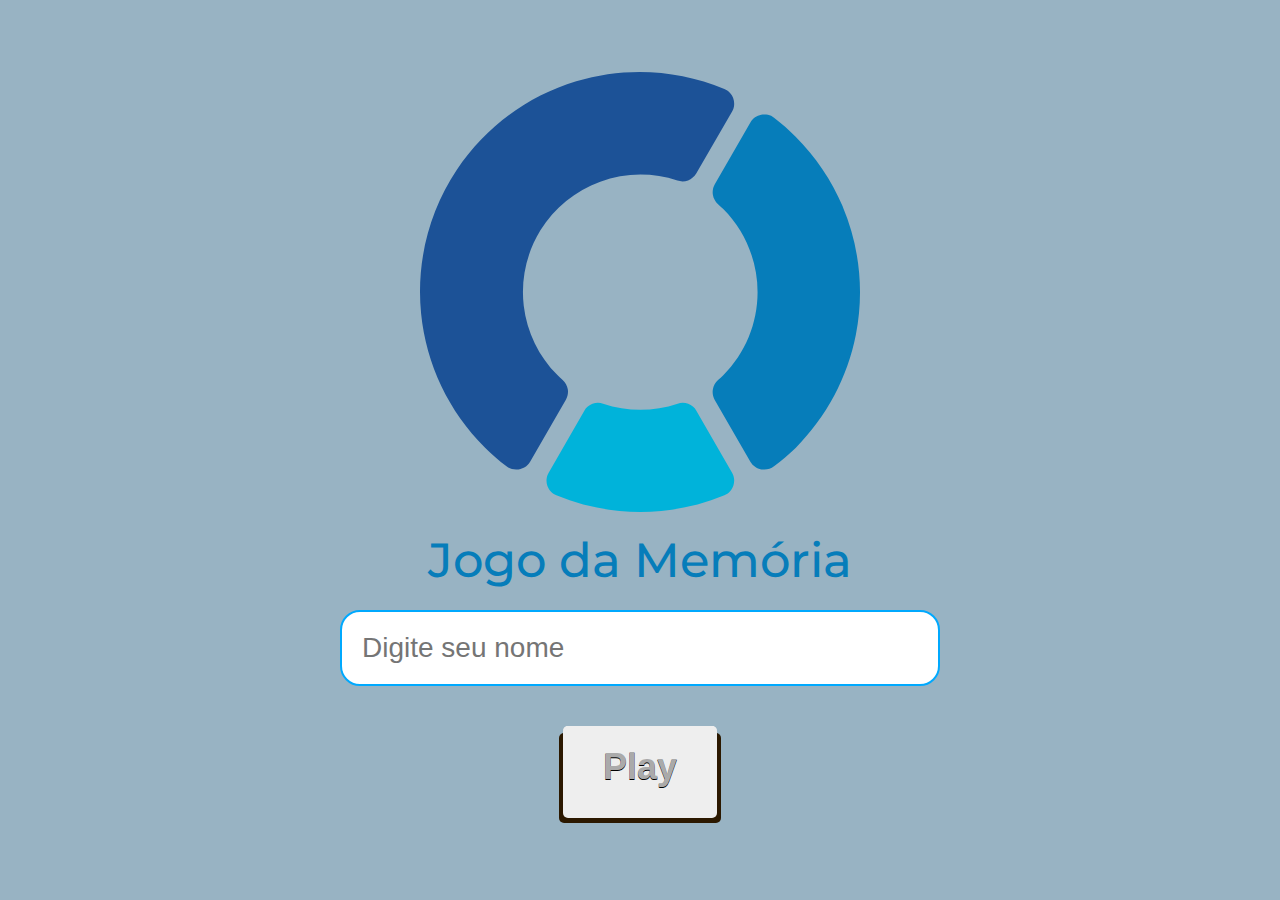
<file: index.html>
<!DOCTYPE html>
<html lang="en">

<head>
  <meta charset="UTF-8">
  <meta name="viewport" content="width=device-width, initial-scale=1.0">
  <!-- font -->
  <link rel="preconnect" href="https://fonts.googleapis.com">
  <link rel="preconnect" href="https://fonts.gstatic.com" crossorigin>
  <link href="https://fonts.googleapis.com/css2?family=Montserrat:ital,wght@0,100..900;1,100..900&family=Pixelify+Sans:wght@400..700&family=Poppins:ital,wght@0,100;0,200;0,300;0,400;0,500;0,600;0,700;0,800;0,900;1,100;1,200;1,300;1,400;1,500;1,600;1,700;1,800;1,900&family=Roboto:ital,wght@0,100;0,300;0,400;0,500;0,700;0,900;1,100;1,300;1,400;1,500;1,700;1,900&display=swap" rel="stylesheet">
  <!-- css -->
  <link rel="stylesheet" href="./css/style.css">
  <!-- como o documento e lido linha por linha ele processa o js antes de aparecer até mesmo o input para validar, a tag defer faz cm que esssa leitura seja feita no final da leitura de todas as linhas -->
  <script defer src="./js/login.js"></script>
  <title>Memory Game | Login</title>
  <meta name="description" content="Memory Game">
</head>

<body>

  <form class="login-form">
    <div class="login-header">
      <img src="./img/logo.svg" alt="cerebro" width="440" height="440">
      <h1 class="font-1x cor-p1">Jogo da Memória</h1>
    </div>

    <input type="text" placeholder="Digite seu nome" class="login-input">
    <button type="submit" class="login-button" disabled>Play</button>
  </form>
</body>

</html>
</file>
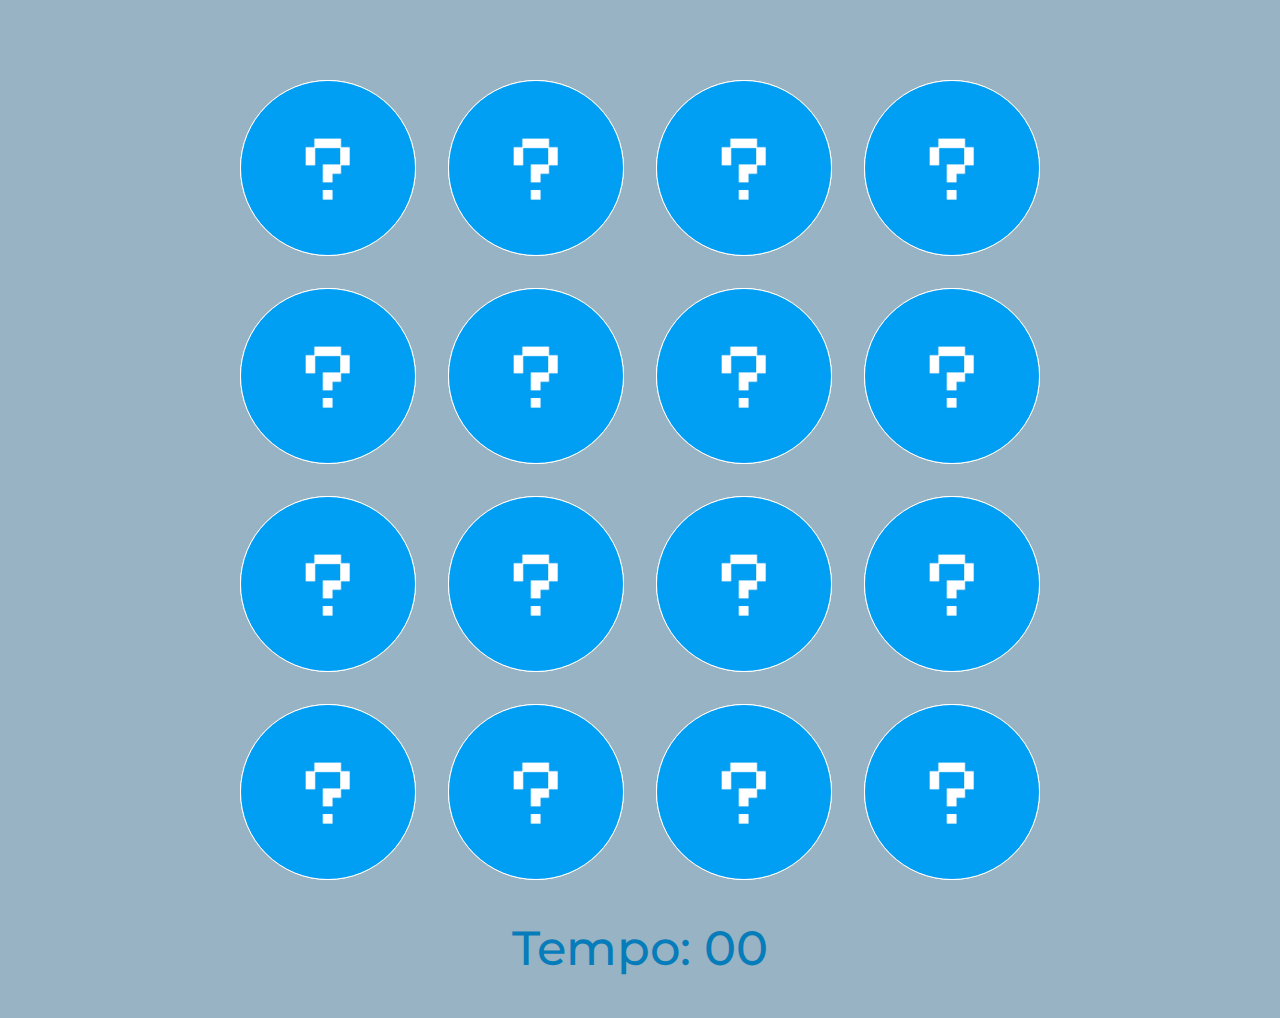
<file: pages/game.html>
<!DOCTYPE html>
<html lang="en">

<head>
  <meta charset="UTF-8">
  <meta name="viewport" content="width=device-width, initial-scale=1.0">
  <link rel="stylesheet" href="../css/style.css">
  <!-- font -->
  <link rel="preconnect" href="https://fonts.googleapis.com">
  <link rel="preconnect" href="https://fonts.gstatic.com" crossorigin>
  <link href="https://fonts.googleapis.com/css2?family=Montserrat:ital,wght@0,100..900;1,100..900&family=Pixelify+Sans:wght@400..700&family=Poppins:ital,wght@0,100;0,200;0,300;0,400;0,500;0,600;0,700;0,800;0,900;1,100;1,200;1,300;1,400;1,500;1,600;1,700;1,800;1,900&family=Roboto:ital,wght@0,100;0,300;0,400;0,500;0,700;0,900;1,100;1,300;1,400;1,500;1,700;1,900&display=swap" rel="stylesheet">
  <!-- css -->
  <script defer src="../js/game.js"></script>
  <title>Memory Game</title>
</head>

<body>
  <main>
    <header>
      <span class="font-1x cor-p1 player">Pablo</span>
    </header>

    <div class="grid"></div>

    <footer>
      <span class="font-1x cor-p1 player">Tempo: <span class="timer">00</span></span>
    </footer>
  </main>
</body>

</html>
</file>
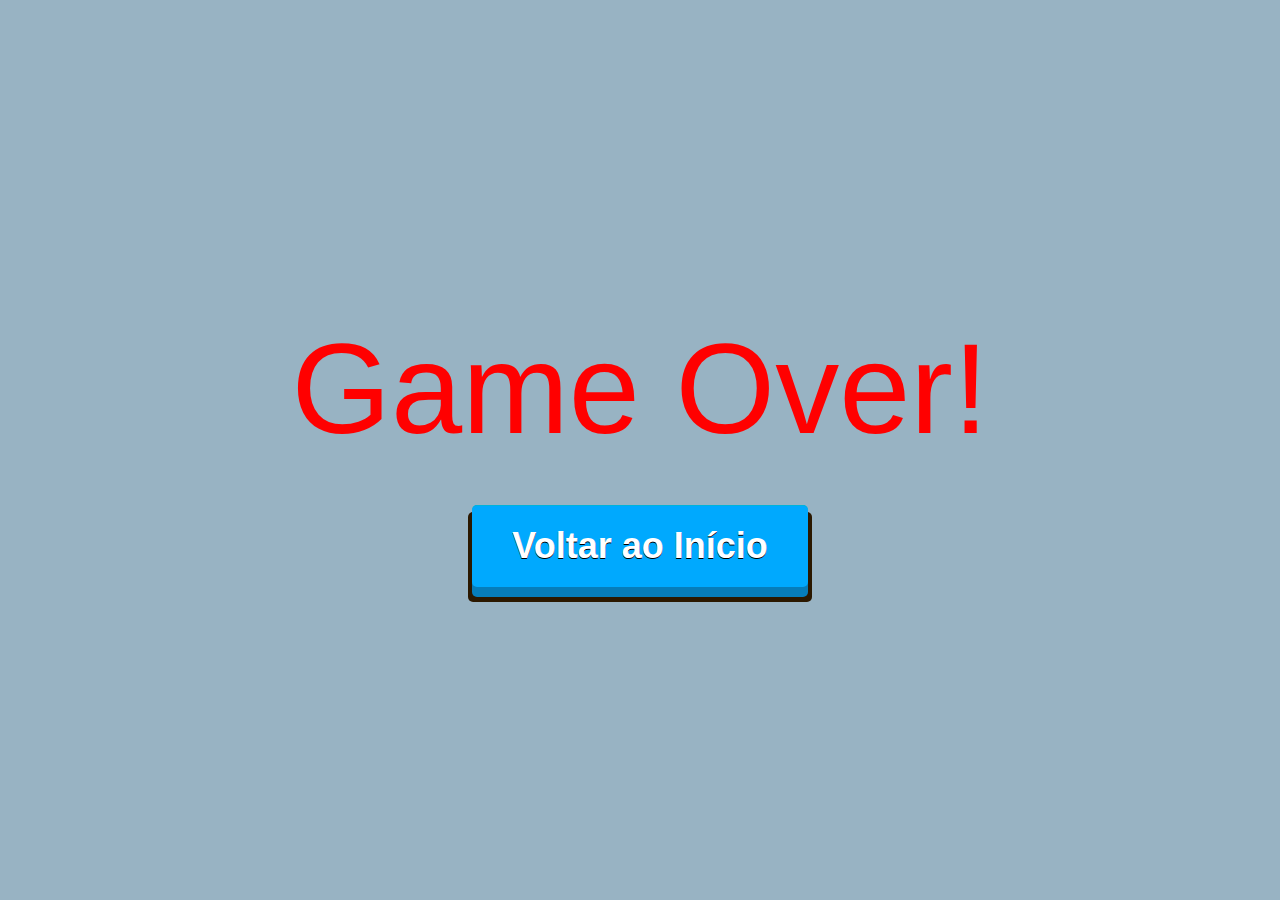
<file: pages/gameover.html>
<!DOCTYPE html>
<html lang="en">

<head>
  <meta charset="UTF-8">
  <meta name="viewport" content="width=device-width, initial-scale=1.0">
  <!-- font -->
  <link rel="preconnect" href="https://fonts.googleapis.com">
  <link rel="preconnect" href="https://fonts.gstatic.com" crossorigin>
  <link href="https://fonts.googleapis.com/css2?family=Montserrat:ital,wght@0,100..900;1,100..900&family=Pixelify+Sans:wght@400..700&family=Poppins:ital,wght@0,100;0,200;0,300;0,400;0,500;0,600;0,700;0,800;0,900;1,100;1,200;1,300;1,400;1,500;1,600;1,700;1,800;1,900&family=Roboto:ital,wght@0,100;0,300;0,400;0,500;0,700;0,900;1,100;1,300;1,400;1,500;1,700;1,900&display=swap" rel="stylesheet">
  <!-- css -->
  <link rel="stylesheet" href="../css/style.css">
  <title>GameOver</title>
</head>

<body>
  <div class="fim-game">
    <h1 class="font-1x">Game Over!</h1>
    <a class="login-button" href="../index.html">Voltar ao Início</a>
  </div>
</body>

</html>
</file>
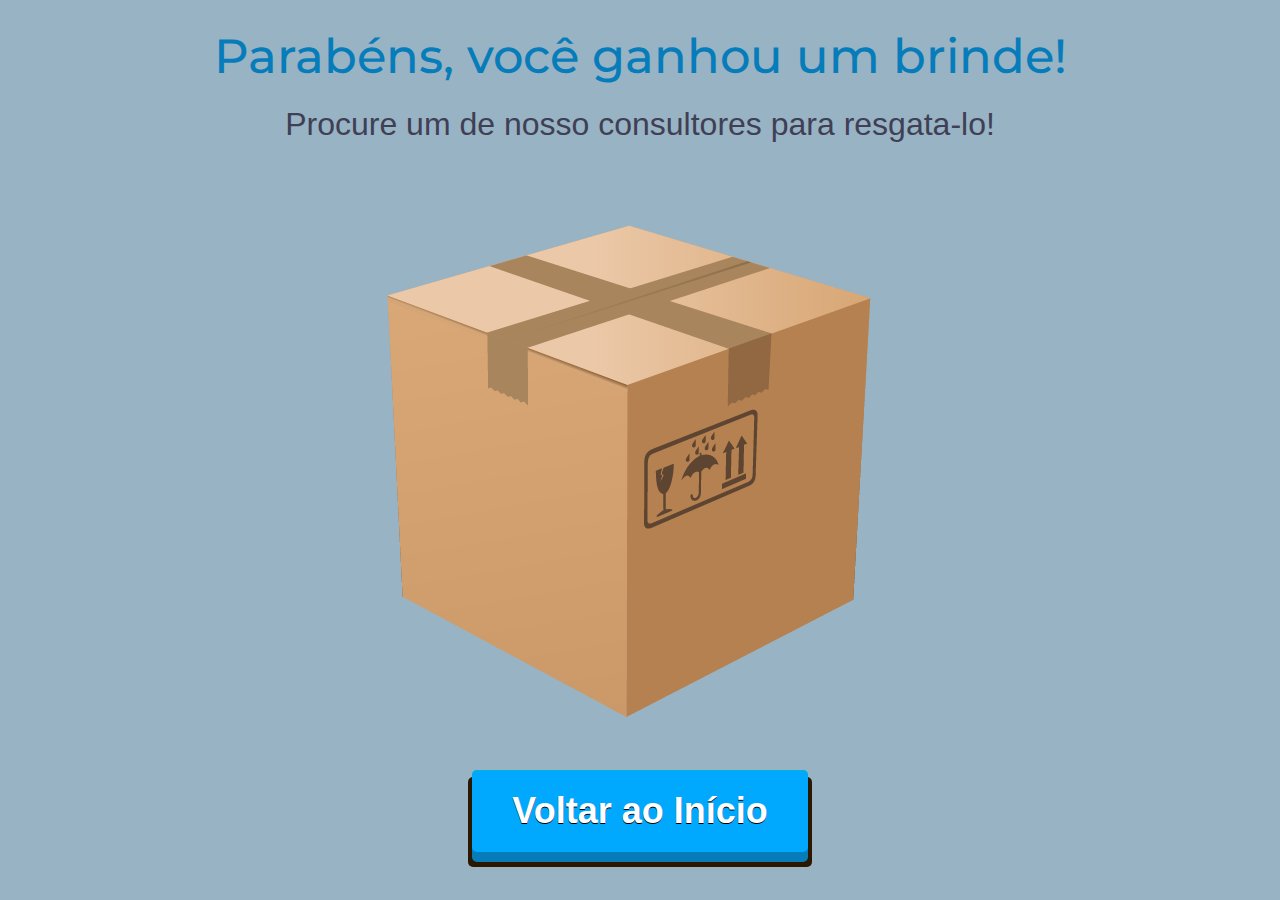
<file: pages/parabens.html>
<!DOCTYPE html>
<html lang="en">

<head>
  <meta charset="UTF-8">
  <meta name="viewport" content="width=device-width, initial-scale=1.0">
  <!-- font -->
  <link rel="preconnect" href="https://fonts.googleapis.com">
  <link rel="preconnect" href="https://fonts.gstatic.com" crossorigin>
  <link href="https://fonts.googleapis.com/css2?family=Montserrat:ital,wght@0,100..900;1,100..900&family=Pixelify+Sans:wght@400..700&family=Poppins:ital,wght@0,100;0,200;0,300;0,400;0,500;0,600;0,700;0,800;0,900;1,100;1,200;1,300;1,400;1,500;1,600;1,700;1,800;1,900&family=Roboto:ital,wght@0,100;0,300;0,400;0,500;0,700;0,900;1,100;1,300;1,400;1,500;1,700;1,900&display=swap" rel="stylesheet">
  <!-- css -->
  <link rel="stylesheet" href="../css/style.css">
  <title>Parabéns</title>
</head>

<body>
  <div class="ganhou">
    <h1 class="font-1x">Parabéns, você ganhou um brinde!</h1>
    <p>Procure um de nosso consultores para resgata-lo!</p>
    <div class="box-image">
      <img src="../img/caixa.png" alt="caixa-de-papelao" width="567" height="567">
    </div>
    <a class="login-button" href="../index.html">Voltar ao Início</a>
  </div>
</body>

</html>
</file>
<file: css/style.css>
/* css global */
@import "./global/global.css";
@import "./home/login.css";

/* home */
@import "./home/formulario.css";

/* utilitario */
@import "./utilitario/tipografia.css";
@import "./utilitario/cores.css";
@import "./utilitario/componentes.css";

/* game */
@import "./game/game.css";

/* gameover */
@import "./gameover/gameover.css";


/* ganhou */
@import "./ganhou/parabens.css";
</file>
